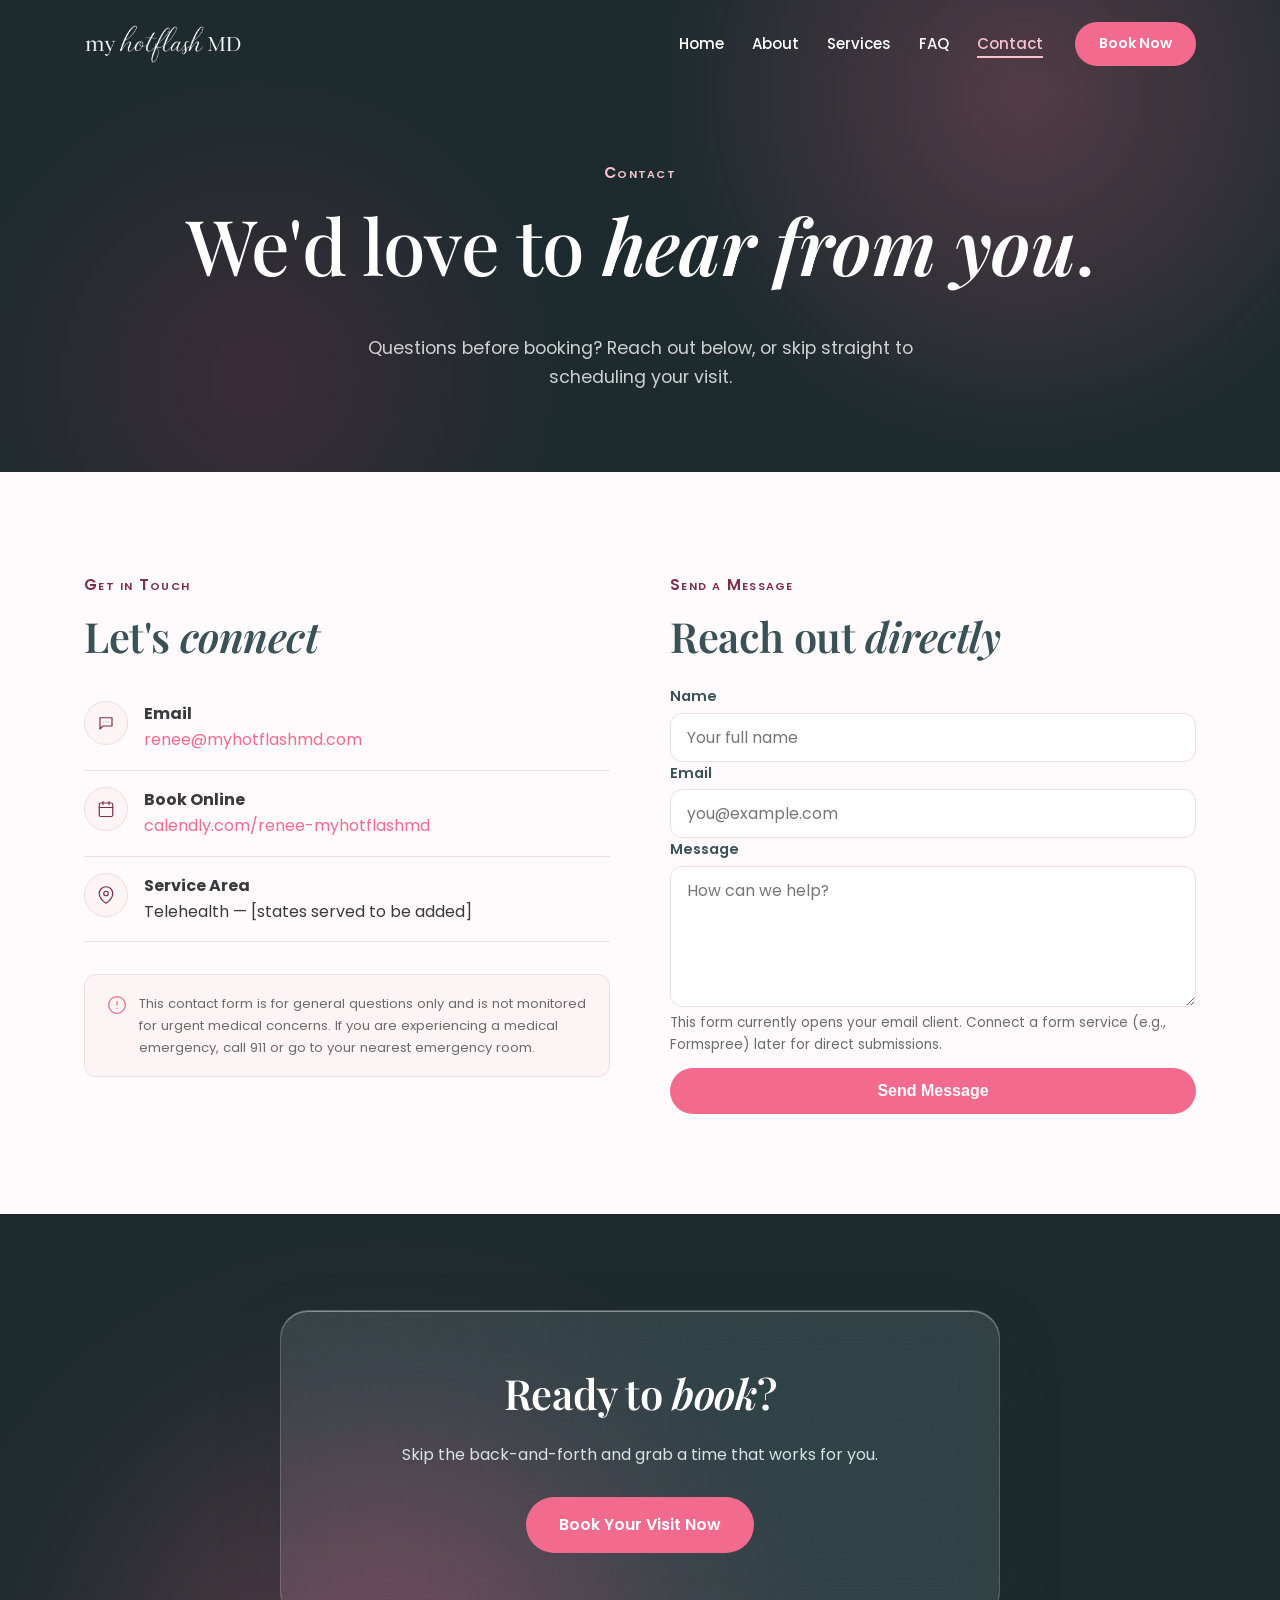
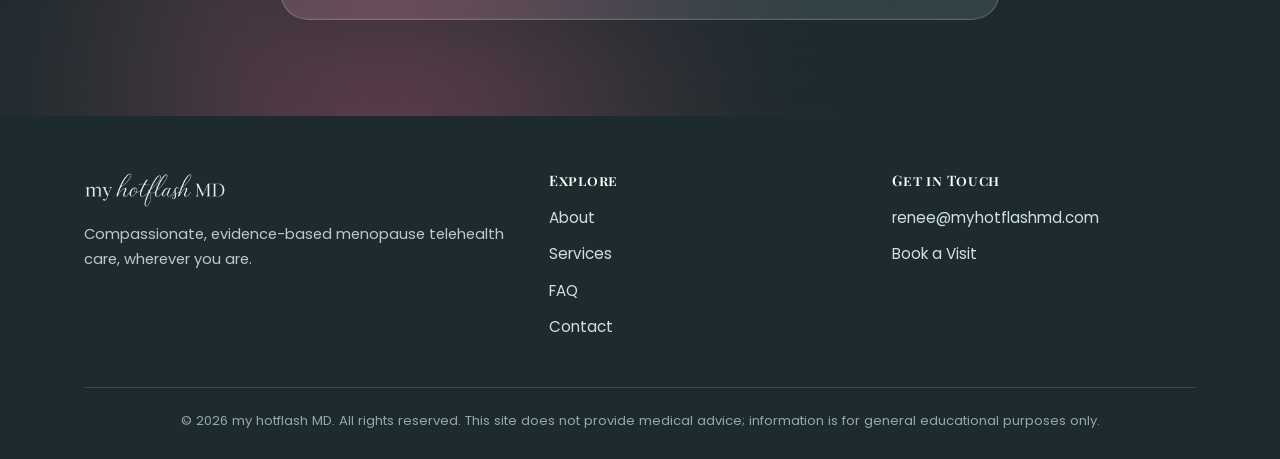
<file: contact.html>
<!DOCTYPE html>
<html lang="en">
<head>
<meta charset="UTF-8">
<meta name="viewport" content="width=device-width, initial-scale=1.0">
<title>Contact | my hotflash MD</title>
<meta name="description" content="Get in touch with my hotflash MD or book a menopause telehealth visit.">
<link rel="icon" href="assets/logo.png">
<link rel="preconnect" href="https://fonts.googleapis.com">
<link href="https://fonts.googleapis.com/css2?family=Playfair+Display:ital,wght@0,500;0,600;0,700;1,500;1,600&family=Poppins:wght@400;500;600;700&display=swap" rel="stylesheet">
<link rel="stylesheet" href="assets/style.css">
</head>
<body>

<header class="site-header">
  <div class="header-inner">
    <a href="index.html" class="logo-link"><img src="assets/logo-cropped.png" alt="my hotflash MD logo"></a>
    <nav class="main-nav">
      <ul>
        <li><a href="index.html">Home</a></li>
        <li><a href="about.html">About</a></li>
        <li><a href="services.html">Services</a></li>
        <li><a href="faq.html">FAQ</a></li>
        <li><a href="contact.html" class="active">Contact</a></li>
      </ul>
      <a href="https://calendly.com/renee-myhotflashmd/new-meeting" class="nav-cta" target="_blank" rel="noopener">Book Now</a>
    </nav>
    <button class="nav-toggle" aria-label="Toggle menu" aria-expanded="false">
      <span></span><span></span><span></span>
    </button>
  </div>
</header>

<section class="page-hero">
  <div class="container">
    <span class="eyebrow">Contact</span>
    <h1>We'd love to <em>hear from you</em>.</h1>
    <p>Questions before booking? Reach out below, or skip straight to scheduling your visit.</p>
  </div>
</section>

<section>
  <div class="container contact-grid">
    <div>
      <span class="eyebrow">Get in Touch</span>
      <h2>Let's <em>connect</em></h2>

      <div class="contact-item reveal" style="--delay:0">
        <div class="contact-icon">
          <svg viewBox="0 0 24 24" fill="none" stroke="currentColor" stroke-width="1.6" stroke-linecap="round" stroke-linejoin="round">
            <path d="M4 5h16v11H8l-4 4V5z"/>
            <circle cx="9" cy="10.5" r="0.6" fill="currentColor" stroke="none"/>
            <circle cx="12" cy="10.5" r="0.6" fill="currentColor" stroke="none"/>
            <circle cx="15" cy="10.5" r="0.6" fill="currentColor" stroke="none"/>
          </svg>
        </div>
        <div>
          <strong>Email</strong><br>
          <a href="mailto:renee@myhotflashmd.com">renee@myhotflashmd.com</a>
        </div>
      </div>

      <div class="contact-item reveal" style="--delay:1">
        <div class="contact-icon">
          <svg viewBox="0 0 24 24" fill="none" stroke="currentColor" stroke-width="1.6" stroke-linecap="round" stroke-linejoin="round">
            <rect x="3" y="4" width="18" height="18" rx="2" ry="2"/>
            <path d="M16 2v4M8 2v4M3 10h18"/>
          </svg>
        </div>
        <div>
          <strong>Book Online</strong><br>
          <a href="https://calendly.com/renee-myhotflashmd/new-meeting" target="_blank" rel="noopener">calendly.com/renee-myhotflashmd</a>
        </div>
      </div>

      <div class="contact-item reveal" style="--delay:2">
        <div class="contact-icon">
          <svg viewBox="0 0 24 24" fill="none" stroke="currentColor" stroke-width="1.6" stroke-linecap="round" stroke-linejoin="round">
            <path d="M21 10c0 7-9 13-9 13s-9-6-9-13a9 9 0 0 1 18 0z"/>
            <circle cx="12" cy="10" r="3"/>
          </svg>
        </div>
        <div>
          <strong>Service Area</strong><br>
          Telehealth — [states served to be added]
        </div>
      </div>

      <div class="disclaimer reveal" style="--delay:3">
        <svg viewBox="0 0 24 24" width="20" height="20" fill="none" stroke="currentColor" stroke-width="1.6" stroke-linecap="round" stroke-linejoin="round" style="flex-shrink:0;">
          <circle cx="12" cy="12" r="10"/>
          <path d="M12 8v4M12 16h.01"/>
        </svg>
        <span>This contact form is for general questions only and is not monitored for urgent medical concerns. If you are experiencing a medical emergency, call 911 or go to your nearest emergency room.</span>
      </div>
    </div>

    <div>
      <span class="eyebrow">Send a Message</span>
      <h2>Reach out <em>directly</em></h2>
      <form class="contact-form" action="mailto:renee@myhotflashmd.com" method="post" enctype="text/plain">
        <div>
          <label for="name">Name</label>
          <input type="text" id="name" name="name" placeholder="Your full name" required>
        </div>
        <div>
          <label for="email">Email</label>
          <input type="email" id="email" name="email" placeholder="you@example.com" required>
        </div>
        <div>
          <label for="message">Message</label>
          <textarea id="message" name="message" rows="5" placeholder="How can we help?" required></textarea>
        </div>
        <p class="form-note">This form currently opens your email client. Connect a form service (e.g., Formspree) later for direct submissions.</p>
        <button type="submit" class="btn btn-primary" style="border:none; cursor:pointer;">Send Message</button>
      </form>
    </div>
  </div>
</section>

<section class="cta-band">
  <div class="cta-aurora" aria-hidden="true"></div>
  <div class="container">
    <div class="cta-glass glass reveal">
      <h2>Ready to <em>book</em>?</h2>
      <p>Skip the back-and-forth and grab a time that works for you.</p>
      <a href="https://calendly.com/renee-myhotflashmd/new-meeting" class="btn btn-primary" target="_blank" rel="noopener">Book Your Visit Now</a>
    </div>
  </div>
</section>

<footer class="site-footer">
  <div class="container">
    <div class="footer-inner">
      <div>
        <img src="assets/logo-cropped.png" alt="my hotflash MD logo">
        <p>Compassionate, evidence-based menopause telehealth care, wherever you are.</p>
      </div>
      <div class="footer-col">
        <h4>Explore</h4>
        <ul>
          <li><a href="about.html">About</a></li>
          <li><a href="services.html">Services</a></li>
          <li><a href="faq.html">FAQ</a></li>
          <li><a href="contact.html">Contact</a></li>
        </ul>
      </div>
      <div class="footer-col">
        <h4>Get in Touch</h4>
        <ul>
          <li><a href="mailto:renee@myhotflashmd.com">renee@myhotflashmd.com</a></li>
          <li><a href="https://calendly.com/renee-myhotflashmd/new-meeting" target="_blank" rel="noopener">Book a Visit</a></li>
        </ul>
      </div>
    </div>
    <div class="footer-bottom">
      &copy; 2026 my hotflash MD. All rights reserved. This site does not provide medical advice; information is for general educational purposes only.
    </div>
  </div>
</footer>

<script src="assets/nav.js"></script>
</body>
</html>
</file>
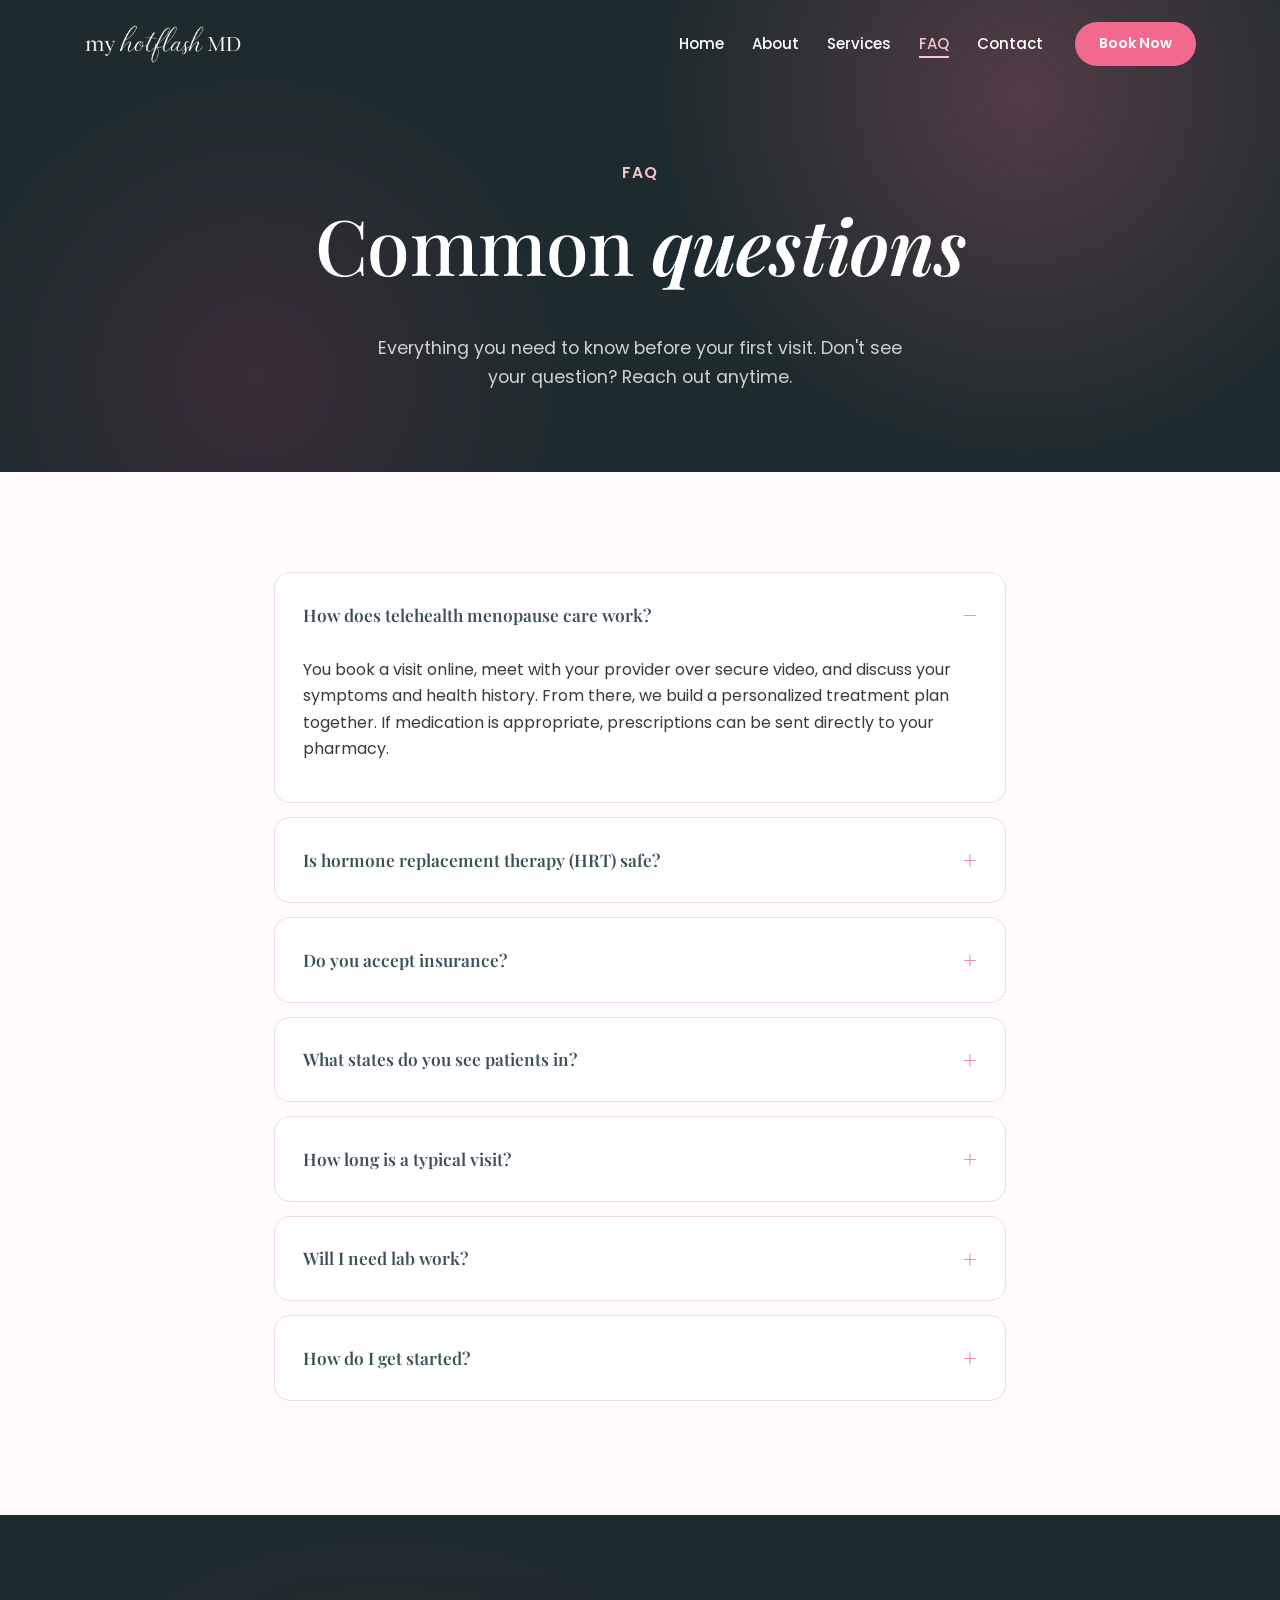
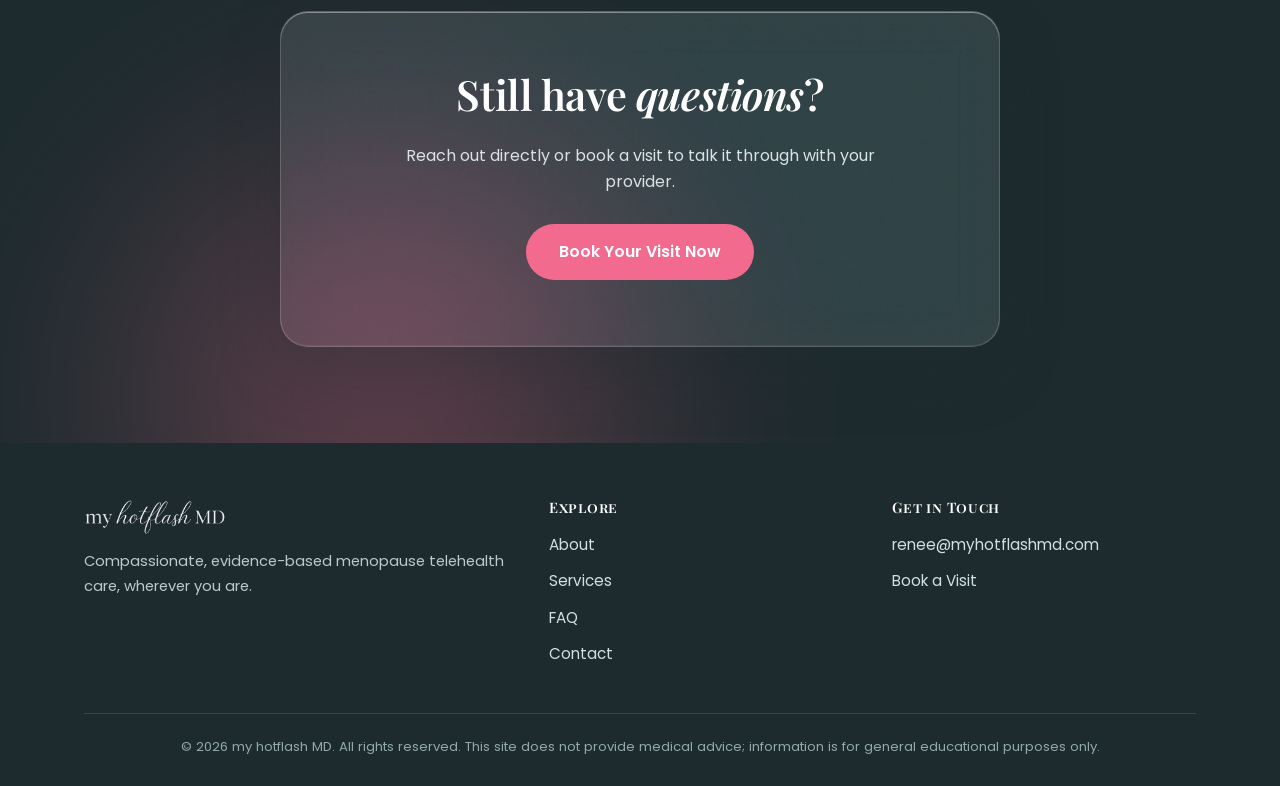
<file: faq.html>
<!DOCTYPE html>
<html lang="en">
<head>
<meta charset="UTF-8">
<meta name="viewport" content="width=device-width, initial-scale=1.0">
<title>FAQ | my hotflash MD</title>
<meta name="description" content="Answers to common questions about menopause telehealth care, HRT, insurance, and getting started with my hotflash MD.">
<link rel="icon" href="assets/logo.png">
<link rel="preconnect" href="https://fonts.googleapis.com">
<link href="https://fonts.googleapis.com/css2?family=Playfair+Display:ital,wght@0,500;0,600;0,700;1,500;1,600&family=Poppins:wght@400;500;600;700&display=swap" rel="stylesheet">
<link rel="stylesheet" href="assets/style.css">
</head>
<body>

<header class="site-header">
  <div class="header-inner">
    <a href="index.html" class="logo-link"><img src="assets/logo-cropped.png" alt="my hotflash MD logo"></a>
    <nav class="main-nav">
      <ul>
        <li><a href="index.html">Home</a></li>
        <li><a href="about.html">About</a></li>
        <li><a href="services.html">Services</a></li>
        <li><a href="faq.html" class="active">FAQ</a></li>
        <li><a href="contact.html">Contact</a></li>
      </ul>
      <a href="https://calendly.com/renee-myhotflashmd/new-meeting" class="nav-cta" target="_blank" rel="noopener">Book Now</a>
    </nav>
    <button class="nav-toggle" aria-label="Toggle menu" aria-expanded="false">
      <span></span><span></span><span></span>
    </button>
  </div>
</header>

<section class="page-hero">
  <div class="container">
    <span class="eyebrow">FAQ</span>
    <h1>Common <em>questions</em></h1>
    <p>Everything you need to know before your first visit. Don't see your question? Reach out anytime.</p>
  </div>
</section>

<section>
  <div class="container faq-container">

    <details class="faq-item reveal" style="--delay:0" open>
      <summary>How does telehealth menopause care work?</summary>
      <div class="faq-answer">
        <p>You book a visit online, meet with your provider over secure video, and discuss your symptoms and health history. From there, we build a personalized treatment plan together. If medication is appropriate, prescriptions can be sent directly to your pharmacy.</p>
      </div>
    </details>

    <details class="faq-item reveal" style="--delay:1">
      <summary>Is hormone replacement therapy (HRT) safe?</summary>
      <div class="faq-answer">
        <p>For many women, HRT is a safe and effective option when guided by current clinical evidence and tailored to individual health history. Your provider will walk through your personal risks and benefits during your visit so you can make an informed decision. HRT isn't right for everyone, and non-hormonal options are always available too.</p>
      </div>
    </details>

    <details class="faq-item reveal" style="--delay:2">
      <summary>Do you accept insurance?</summary>
      <div class="faq-answer">
        <p>[Insurance and payment details to be added.] Please reach out via the contact page for current information on pricing, insurance, and payment options.</p>
      </div>
    </details>

    <details class="faq-item reveal" style="--delay:3">
      <summary>What states do you see patients in?</summary>
      <div class="faq-answer">
        <p>[State licensure details to be added here.] Contact us to confirm whether we're able to see patients in your state.</p>
      </div>
    </details>

    <details class="faq-item reveal" style="--delay:4">
      <summary>How long is a typical visit?</summary>
      <div class="faq-answer">
        <p>Initial visits are longer to allow time for a full history and discussion of your goals. Follow-up visits are typically shorter and focused on how your plan is working.</p>
      </div>
    </details>

    <details class="faq-item reveal" style="--delay:5">
      <summary>Will I need lab work?</summary>
      <div class="faq-answer">
        <p>Sometimes. Depending on your symptoms and history, your provider may recommend labs, which can often be completed at a local lab near you and reviewed together at a follow-up visit.</p>
      </div>
    </details>

    <details class="faq-item reveal" style="--delay:6">
      <summary>How do I get started?</summary>
      <div class="faq-answer">
        <p>Simply book a visit using the link on this site. You'll receive instructions on how to prepare and what to expect before your appointment.</p>
      </div>
    </details>

  </div>
</section>

<section class="cta-band">
  <div class="cta-aurora" aria-hidden="true"></div>
  <div class="container">
    <div class="cta-glass glass reveal">
      <h2>Still have <em>questions</em>?</h2>
      <p>Reach out directly or book a visit to talk it through with your provider.</p>
      <a href="https://calendly.com/renee-myhotflashmd/new-meeting" class="btn btn-primary" target="_blank" rel="noopener">Book Your Visit Now</a>
    </div>
  </div>
</section>

<footer class="site-footer">
  <div class="container">
    <div class="footer-inner">
      <div>
        <img src="assets/logo-cropped.png" alt="my hotflash MD logo">
        <p>Compassionate, evidence-based menopause telehealth care, wherever you are.</p>
      </div>
      <div class="footer-col">
        <h4>Explore</h4>
        <ul>
          <li><a href="about.html">About</a></li>
          <li><a href="services.html">Services</a></li>
          <li><a href="faq.html">FAQ</a></li>
          <li><a href="contact.html">Contact</a></li>
        </ul>
      </div>
      <div class="footer-col">
        <h4>Get in Touch</h4>
        <ul>
          <li><a href="mailto:renee@myhotflashmd.com">renee@myhotflashmd.com</a></li>
          <li><a href="https://calendly.com/renee-myhotflashmd/new-meeting" target="_blank" rel="noopener">Book a Visit</a></li>
        </ul>
      </div>
    </div>
    <div class="footer-bottom">
      &copy; 2026 my hotflash MD. All rights reserved. This site does not provide medical advice; information is for general educational purposes only.
    </div>
  </div>
</footer>

<script src="assets/nav.js"></script>
</body>
</html>
</file>
<file: assets/style.css>
/* my hotflash MD — Complete Stylesheet v3.0 */

:root {
  --pink-light: #F6C3CF;
  --pink-hot: #F26B8F;
  --slate: #4C6A73;
  --slate-dark: #3A5158;
  --cream: #FFFBFC;
  --ivory: #FDF4F6;
  --text: #3A3A3C;
  --text-soft: #6b6b6d;
  --border: #F0DCE2;

  --plum: #7C2E4E;
  --plum-bright: #9C3E63;
  --ink: #1E2B2E;
  --ink-soft: #29393D;

  --glass: rgba(255, 255, 255, 0.5);
  --glass-border: rgba(255, 255, 255, 0.6);
  --glass-dark: rgba(255, 255, 255, 0.1);
  --glass-dark-border: rgba(255, 255, 255, 0.18);

  --shadow: 0 10px 30px rgba(76, 106, 115, 0.1);
  --shadow-pink: 0 14px 32px rgba(242, 107, 143, 0.26);
  --shadow-lg: 0 26px 60px rgba(30, 43, 46, 0.28);

  --ease: cubic-bezier(0.22, 1, 0.36, 1);

  --marquee-w: 0px;
}

* { box-sizing: border-box; }
html { scroll-behavior: smooth; }

body {
  margin: 0;
  font-family: 'Poppins', -apple-system, BlinkMacSystemFont, 'Segoe UI', sans-serif;
  color: var(--text);
  background: var(--cream);
  line-height: 1.65;
  -webkit-font-smoothing: antialiased;
  overflow-x: hidden;
}

h1, h2, h3, h4 {
  font-family: 'Playfair Display', Georgia, serif;
  color: var(--slate-dark);
  line-height: 1.15;
  letter-spacing: -0.01em;
  margin: 0 0 0.6em;
  font-weight: 600;
}
h1 { font-size: clamp(2.6rem, 6vw, 4.8rem); font-weight: 500; }
h2 { font-size: clamp(1.8rem, 3.4vw, 2.6rem); }
h3 { font-size: 1.26rem; }

h1 em, .kinetic-accent {
  font-style: italic;
  font-weight: 600;
}

p { margin: 0 0 1em; color: var(--text); }
a { color: var(--pink-hot); text-decoration: none; }
a:hover { text-decoration: underline; }

.container { max-width: 1160px; margin: 0 auto; padding: 0 24px; }
img { max-width: 100%; display: block; }

/* ---------- REDUCE MOTION - EXCLUDING MARQUEE ---------- */
@media (prefers-reduced-motion: reduce) {
  html { scroll-behavior: auto; }
  
  /* Apply to everything EXCEPT marquee */
  *:not(.marquee-inner):not(.marquee-track) {
    animation-duration: 0.01ms !important;
    animation-iteration-count: 1 !important;
    transition-duration: 0.01ms !important;
  }
  
  /* Keep marquee visible but static */
  .marquee-inner {
    animation: none !important;
    flex-wrap: nowrap !important;
    width: auto !important;
    opacity: 1 !important;
  }
  .marquee-track {
    width: auto !important;
    flex-shrink: 0 !important;
  }
}

/* ---------- Scroll reveal ---------- */
.reveal {
  opacity: 0;
  transform: translateY(26px);
  transition: opacity 0.7s var(--ease), transform 0.7s var(--ease);
  transition-delay: calc(var(--delay, 0) * 0.12s);
}
.reveal.in-view { opacity: 1; transform: translateY(0); }

/* ---------- Header ---------- */
.site-header {
  position: fixed;
  top: 0; left: 0; right: 0;
  z-index: 100;
  padding: 8px 0;
  transition: background 0.4s ease, box-shadow 0.4s ease, padding 0.3s ease;
}
.site-header.scrolled {
  background: rgba(255, 251, 253, 0.86);
  backdrop-filter: blur(16px) saturate(150%);
  -webkit-backdrop-filter: blur(16px) saturate(150%);
  box-shadow: 0 8px 24px rgba(30, 43, 46, 0.08);
  padding: 0;
}

.header-inner {
  display: flex;
  align-items: center;
  justify-content: space-between;
  padding: 14px 24px;
  max-width: 1160px;
  margin: 0 auto;
}

.logo-link { display: flex; align-items: center; }
.logo-link img { height: 40px; width: auto; transition: filter 0.4s ease; }
.site-header:not(.scrolled) .logo-link img { filter: brightness(0) invert(1); }

.main-nav { display: flex; align-items: center; gap: 32px; }
.main-nav ul { list-style: none; display: flex; gap: 28px; margin: 0; padding: 0; align-items: center; }

.main-nav a:not(.nav-cta) {
  font-weight: 500;
  font-size: 0.94rem;
  position: relative;
  padding-bottom: 4px;
  transition: color 0.3s ease;
  color: #fff;
}
.site-header.scrolled .main-nav a:not(.nav-cta) { color: var(--slate-dark); }

.main-nav a:not(.nav-cta)::after {
  content: "";
  position: absolute; left: 0; bottom: 0;
  width: 100%; height: 1.5px;
  background: currentColor;
  transform: scaleX(0);
  transform-origin: right;
  transition: transform 0.3s var(--ease);
}
.main-nav a:not(.nav-cta):hover::after,
.main-nav a.active::after { transform: scaleX(1); transform-origin: left; }
.main-nav a.active { color: var(--pink-light) !important; }
.site-header.scrolled .main-nav a.active { color: var(--plum) !important; }

.nav-cta {
  position: relative;
  overflow: hidden;
  background: var(--pink-hot);
  color: #fff !important;
  padding: 10px 24px;
  border-radius: 999px;
  font-weight: 600;
  font-size: 0.9rem;
  text-decoration: none !important;
  z-index: 1;
}
.nav-cta::before {
  content: "";
  position: absolute; inset: 0;
  background: var(--plum);
  transform: scaleX(0);
  transform-origin: left;
  transition: transform 0.35s var(--ease);
  z-index: -1;
}
.nav-cta:hover::before { transform: scaleX(1); }

.nav-toggle {
  display: none;
  background: none; border: none; cursor: pointer;
  width: 34px; height: 26px;
  padding: 0;
  flex-direction: column;
  justify-content: space-between;
}
.nav-toggle span {
  display: block; height: 2px; width: 100%;
  background: #fff;
  border-radius: 2px;
  transition: transform 0.3s ease, opacity 0.3s ease, background 0.3s ease;
}
.site-header.scrolled .nav-toggle span { background: var(--slate-dark); }
.nav-toggle[aria-expanded="true"] span:nth-child(1) { transform: translateY(11px) rotate(45deg); }
.nav-toggle[aria-expanded="true"] span:nth-child(2) { opacity: 0; }
.nav-toggle[aria-expanded="true"] span:nth-child(3) { transform: translateY(-11px) rotate(-45deg); }
.nav-toggle[aria-expanded="true"] span { background: #fff; }

/* ---------- Buttons ---------- */
.btn {
  position: relative;
  overflow: hidden;
  display: inline-block;
  padding: 14px 32px;
  border-radius: 999px;
  font-weight: 600;
  font-size: 1rem;
  border: 1.5px solid transparent;
  text-decoration: none !important;
  z-index: 1;
  transition: color 0.3s ease, border-color 0.3s ease, transform 0.3s ease, box-shadow 0.3s ease;
}
.btn::before {
  content: "";
  position: absolute; inset: 0;
  transform: scaleX(0);
  transform-origin: left;
  transition: transform 0.4s var(--ease);
  z-index: -1;
}
.btn:hover { transform: translateY(-2px); }

.btn-primary { background: var(--pink-hot); color: #fff !important; }
.btn-primary::before { background: var(--plum); }
.btn-primary:hover { box-shadow: var(--shadow-pink); }
.btn-primary:hover::before { transform: scaleX(1); }

.btn-outline { background: transparent; color: #fff !important; border-color: rgba(255,255,255,0.55); }
.btn-outline::before { background: #fff; }
.btn-outline:hover { color: var(--slate-dark) !important; }
.btn-outline:hover::before { transform: scaleX(1); }

section .btn-outline { color: var(--slate-dark) !important; border-color: var(--slate); }
section .btn-outline::before { background: var(--slate-dark); }
section .btn-outline:hover { color: #fff !important; }

/* Pulse animation for CTA */
@keyframes pulse {
  0%, 100% { transform: scale(1); }
  50% { transform: scale(1.04); }
}
.cta-glass .btn.pulse {
  animation: pulse 1.5s ease 2;
}

/* ---------- Glass ---------- */
.glass {
  position: relative;
  background: var(--glass-dark);
  backdrop-filter: blur(20px) saturate(160%);
  -webkit-backdrop-filter: blur(20px) saturate(160%);
  border: 1px solid var(--glass-dark-border);
}

.glass::after {
  content: "";
  position: absolute;
  inset: 0;
  pointer-events: none;
  border-radius: inherit;
  background: url("data:image/svg+xml,%3Csvg xmlns='http://www.w3.org/2000/svg'%3E%3Cfilter id='n'%3E%3CfeTurbulence baseFrequency='0.9'/%3E%3C/filter%3E%3Crect width='100%25' height='100%25' filter='url(%23n)' opacity='0.05'/%3E%3C/svg%3E");
  mix-blend-mode: overlay;
  z-index: 0;
}

.eyebrow {
  font-variant: small-caps;
  letter-spacing: 0.08em;
  font-size: 0.98rem;
  font-weight: 600;
  color: var(--plum);
  margin-bottom: 14px;
  display: inline-block;
}

/* ---------- Hero slider ---------- */
.hero-slider {
  position: relative;
  height: 100vh;
  min-height: 620px;
  max-height: 920px;
  overflow: hidden;
  background: var(--ink);
}

.slide {
  position: absolute;
  inset: 0;
  opacity: 0;
  visibility: hidden;
  transition: opacity 0.9s var(--ease), transform 0.9s var(--ease), visibility 0.9s;
  display: flex;
  align-items: center;
}
.slide.is-active { 
  opacity: 1; 
  visibility: visible; 
  z-index: 2; 
  transform: scale(1);
}
.slide:not(.is-active) {
  transform: scale(1.02);
}

.slide-bg {
  position: absolute;
  inset: 0;
  z-index: 0;
}

.slide-bg img {
  width: 100%;
  height: 100%;
  object-fit: cover;
  filter: saturate(0.9) sepia(0.06) hue-rotate(-6deg);
}

.slide[data-zoom="in"] .slide-bg img {
  animation: sliderZoomIn 12s ease-in-out infinite alternate;
}
.slide[data-zoom="out"] .slide-bg img {
  animation: sliderZoomOut 12s ease-in-out infinite alternate;
}

@keyframes sliderZoomIn {
  0% { transform: scale(1); }
  100% { transform: scale(1.08); }
}
@keyframes sliderZoomOut {
  0% { transform: scale(1.08); }
  100% { transform: scale(1); }
}

.slide-bg .slide-overlay {
  position: absolute;
  inset: 0;
  background: linear-gradient(135deg, rgba(30, 43, 46, 0.6) 0%, rgba(30, 43, 46, 0.2) 50%, rgba(30, 43, 46, 0.5) 100%);
  z-index: 1;
}

.glass-text {
  background: rgba(30, 43, 46, 0.35);
  backdrop-filter: blur(12px) saturate(180%);
  -webkit-backdrop-filter: blur(12px) saturate(180%);
  border: 1px solid rgba(255, 255, 255, 0.15);
  border-radius: 24px;
  padding: 40px 48px;
  max-width: 680px;
  position: relative;
  z-index: 2;
}

.glass-text::after {
  content: "";
  position: absolute;
  inset: 0;
  pointer-events: none;
  border-radius: inherit;
  background: url("data:image/svg+xml,%3Csvg xmlns='http://www.w3.org/2000/svg'%3E%3Cfilter id='n'%3E%3CfeTurbulence baseFrequency='0.9'/%3E%3C/filter%3E%3Crect width='100%25' height='100%25' filter='url(%23n)' opacity='0.05'/%3E%3C/svg%3E");
  mix-blend-mode: overlay;
  z-index: 0;
}

.glass-text .eyebrow {
  color: var(--pink-light);
}
.glass-text h1 {
  color: #fff;
}
.glass-text p {
  color: rgba(255, 255, 255, 0.9);
}

.glass-text > * {
  position: relative;
  z-index: 1;
}

.slide-inner {
  position: relative;
  z-index: 2;
  display: flex;
  align-items: center;
  justify-content: flex-start;
  gap: 40px;
  padding-top: 60px;
}

.eyebrow-vertical {
  writing-mode: vertical-rl;
  transform: rotate(180deg);
  font-variant: small-caps;
  letter-spacing: 0.16em;
  font-size: 0.82rem;
  color: rgba(255,255,255,0.55);
  padding-bottom: 6px;
  border-bottom: 1px solid rgba(255,255,255,0.25);
  height: 130px;
  flex-shrink: 0;
  display: none;
}

.slide:not(.is-active) .glass-text > * { transform: translateY(14px); opacity: 0; }
.slide.is-active .glass-text > * {
  animation: copyIn 0.8s var(--ease) forwards;
}
.slide.is-active .glass-text > *:nth-child(1) { animation-delay: 0.05s; }
.slide.is-active .glass-text > *:nth-child(2) { animation-delay: 0.15s; }
.slide.is-active .glass-text > *:nth-child(3) { animation-delay: 0.28s; }
.slide.is-active .glass-text > *:nth-child(4) { animation-delay: 0.4s; }
@keyframes copyIn {
  from { transform: translateY(18px); opacity: 0; }
  to { transform: translateY(0); opacity: 1; }
}

.slider-controls {
  position: absolute;
  left: 0; right: 0; bottom: 46px;
  z-index: 3;
  display: flex;
  align-items: center;
  justify-content: center;
  gap: 22px;
}
.slider-arrow {
  width: 44px; height: 44px;
  border-radius: 50%;
  border: 1px solid rgba(255,255,255,0.35);
  background: rgba(255,255,255,0.08);
  backdrop-filter: blur(10px);
  -webkit-backdrop-filter: blur(10px);
  color: #fff;
  display: flex; align-items: center; justify-content: center;
  cursor: pointer;
  transition: background 0.25s ease, transform 0.25s ease;
}
.slider-arrow:hover { background: rgba(255,255,255,0.2); transform: translateY(-2px); }
.slider-arrow svg { width: 18px; height: 18px; }

.slider-dots { display: flex; gap: 10px; }
.dot {
  width: 22px; height: 4px;
  border-radius: 3px;
  border: none;
  background: rgba(255,255,255,0.35);
  cursor: pointer;
  transition: width 0.3s ease, background 0.3s ease;
}
.dot.is-active { width: 40px; background: var(--pink-light); }

.slider-progress {
  position: absolute;
  left: 0; right: 0; bottom: 0;
  height: 2px;
  background: rgba(255,255,255,0.15);
  z-index: 3;
}
.slider-progress span {
  display: block;
  height: 100%;
  width: 0%;
  background: var(--pink-hot);
  transform-origin: left;
}
.slider-progress span.running {
  animation: progressFill linear forwards;
  animation-duration: var(--slide-duration, 2s);
}
@keyframes progressFill {
  from { width: 0%; }
  to { width: 100%; }
}

.scroll-cue {
  position: absolute;
  z-index: 3;
  right: 32px;
  bottom: 46px;
  display: none;
  align-items: center;
  gap: 10px;
  color: rgba(255,255,255,0.6);
  font-size: 0.78rem;
  letter-spacing: 0.06em;
}

/* ---------- MARQUEE - FIXED ANIMATION ---------- */
.marquee {
  background: var(--slate-dark);
  color: #fff;
  overflow: hidden;
  white-space: nowrap;
  padding: 18px 0;
  position: relative;
}

.marquee-inner {
  display: flex;
  width: calc(var(--marquee-w) * 2);
  animation: marqueeScroll 50s linear infinite;
  opacity: 0;
  transition: opacity 0.3s ease;
}
.marquee-inner.is-ready {
  opacity: 1;
}

.marquee-track {
  display: flex;
  align-items: center;
  flex-shrink: 0;
  width: var(--marquee-w);
}

.marquee-track span {
  font-family: 'Playfair Display', serif;
  font-style: italic;
  font-size: 1.1rem;
  padding: 0 28px;
  color: var(--pink-light);
  opacity: 0.9;
}
.marquee-track span.plain {
  font-family: 'Poppins', sans-serif;
  font-style: normal;
  color: #fff;
  font-size: 0.95rem;
  font-weight: 500;
}

/* KEY FIX: Negative translate moves it LEFT */
@keyframes marqueeScroll {
  to { transform: translateX(calc(var(--marquee-w) * -1)); }
}

/* ---------- Sections ---------- */
section { padding: 100px 0; }
section.alt { background: var(--ivory); }
.section-head { max-width: 640px; margin: 0 auto 52px; }
.section-head.centered { text-align: center; }
.section-head p { color: var(--text-soft); }

/* ---------- Feature grid ---------- */
.feature-grid {
  display: grid;
  grid-template-columns: repeat(3, 1fr);
  gap: 26px;
}
.feature {
  background: #fff;
  border: 1px solid var(--border);
  border-radius: 20px;
  padding: 34px 28px;
  box-shadow: var(--shadow);
  transition: transform 0.35s var(--ease), box-shadow 0.35s var(--ease);
  transform-style: preserve-3d;
}
.feature:hover {
  transform: translateY(-6px);
  box-shadow: var(--shadow-lg);
}

.feature.offset {
  transform: translateY(-12px);
}
.feature.offset:hover {
  transform: translateY(-18px);
}
.feature.offset.in-view {
  transform: translateY(-12px);
}

.icon-ring {
  width: 52px; height: 52px;
  border-radius: 50%;
  border: 1.5px solid var(--pink-light);
  display: flex; align-items: center; justify-content: center;
  margin-bottom: 18px;
  transition: background 0.3s ease, border-color 0.3s ease;
}
.feature:hover .icon-ring { background: var(--pink-hot); border-color: var(--pink-hot); }
.icon-ring svg {
  width: 22px; height: 22px;
  stroke: var(--plum);
  fill: none; stroke-width: 1.6; stroke-linecap: round; stroke-linejoin: round;
  transition: stroke 0.3s ease;
}
.feature:hover .icon-ring svg { stroke: #fff; }

/* ---------- Story / steps ---------- */
.story-grid {
  display: grid;
  grid-template-columns: 0.9fr 1.1fr;
  gap: 56px;
  align-items: center;
}
.story-visual {
  position: relative;
  aspect-ratio: 4/5;
  will-change: transform;
}
.story-visual .blob-shape {
  position: absolute; inset: 0;
  border-radius: 58% 42% 50% 50% / 50% 55% 45% 50%;
  overflow: hidden;
}
.story-visual .blob-shape img {
  width: 100%;
  height: 100%;
  object-fit: cover;
  transition: transform 0.6s var(--ease), filter 0.6s var(--ease);
  filter: saturate(0.9) sepia(0.06) hue-rotate(-6deg);
}
.story-visual .blob-shape:hover img {
  transform: scale(1.04);
  filter: brightness(0.95) saturate(0.9) sepia(0.06) hue-rotate(-6deg);
}
.photo-label {
  position: absolute; left: 24px; bottom: 24px;
  font-size: 0.8rem; color: var(--slate-dark);
  background: rgba(255,255,255,0.85);
  backdrop-filter: blur(8px);
  padding: 8px 14px;
  border-radius: 999px;
}
.story-steps { list-style: none; margin: 26px 0 32px; padding: 0; }
.story-steps li { display: flex; gap: 20px; padding: 18px 0; border-bottom: 1px solid var(--border); }
.story-steps li:last-child { border-bottom: none; }
.step-index {
  font-family: 'Playfair Display', serif;
  font-style: italic;
  font-size: 1.6rem;
  color: var(--pink-hot);
  flex-shrink: 0;
  width: 46px;
}
.story-steps h3 { margin-bottom: 4px; font-size: 1.1rem; }
.story-steps p { margin: 0; color: var(--text-soft); }

/* ---------- CTA ---------- */
.cta-band {
  position: relative;
  overflow: hidden;
  padding: 96px 0;
  background: var(--ink);
}

.cta-aurora {
  position: absolute;
  width: 60%;
  aspect-ratio: 1;
  border-radius: 50%;
  background: radial-gradient(circle, var(--pink-hot), transparent 70%);
  filter: blur(80px);
  opacity: 0.35;
  animation: auroraDrift 18s ease-in-out infinite alternate;
  z-index: 0;
}
@keyframes auroraDrift {
  to { transform: translate(6%, -8%) scale(1.15); }
}

.cta-glass {
  position: relative;
  z-index: 1;
  text-align: center;
  padding: 58px 40px;
  border-radius: 28px;
  max-width: 720px;
  margin: 0 auto;
  box-shadow: inset 0 1px 0 rgba(255,255,255,0.4), inset 0 -1px 0 rgba(255,255,255,0.05), var(--shadow-lg);
}

.glass-highlight {
  position: absolute;
  inset: 0;
  border-radius: inherit;
  background: linear-gradient(120deg, rgba(255,255,255,0.25), transparent 40%);
  pointer-events: none;
  z-index: 0;
}

.cta-glass h2, .cta-glass p, .cta-glass .btn {
  position: relative;
  z-index: 1;
}

.cta-band h2 { color: #fff; }
.cta-band p { color: #d9e3e6; max-width: 520px; margin: 0 auto 28px; }

/* ---------- Blob shapes ---------- */
.blob-shape {
  position: relative;
  overflow: hidden;
  border-radius: 58% 42% 50% 50% / 50% 55% 45% 50%;
  width: 100%;
  height: 100%;
}
.blob-shape img {
  width: 100%;
  height: 100%;
  object-fit: cover;
  display: block;
  transition: transform 0.6s var(--ease), filter 0.6s var(--ease);
  filter: saturate(0.9) sepia(0.06) hue-rotate(-6deg);
}
.blob-shape:hover img {
  transform: scale(1.04);
  filter: brightness(0.95) saturate(0.9) sepia(0.06) hue-rotate(-6deg);
}
.blob-shape.variant-2 { border-radius: 48% 52% 42% 58% / 52% 48% 52% 48%; }
.blob-shape.variant-3 { border-radius: 62% 38% 48% 52% / 58% 52% 48% 42%; }

/* ---------- Page Hero ---------- */
.page-hero {
  padding: 160px 0 80px;
  background: var(--ink);
  text-align: center;
  position: relative;
  overflow: hidden;
}
.page-hero::before {
  content: '';
  position: absolute; inset: 0;
  background:
    radial-gradient(600px 600px at 80% 20%, rgba(242, 107, 143, 0.25), transparent 60%),
    radial-gradient(500px 500px at 20% 80%, rgba(124, 46, 78, 0.3), transparent 60%);
  animation: auroraDrift 24s ease-in-out infinite alternate;
}
.page-hero .container { position: relative; z-index: 2; }
.page-hero h1 { color: #fff; }
.page-hero p { color: rgba(255,255,255,0.78); max-width: 560px; margin: 0 auto; font-size: 1.1rem; }
.page-hero .eyebrow { color: var(--pink-light); }

/* ---------- Services ---------- */
.service-list { display: flex; flex-direction: column; gap: 16px; }
.service-row {
  display: grid;
  grid-template-columns: 1fr 1fr;
  gap: 48px;
  align-items: center;
  padding: 48px 0;
  border-bottom: 1px solid var(--border);
}
.service-row:last-child { border-bottom: none; }
.service-row.reverse .service-text { order: 2; }
.service-row.reverse .service-visual { order: 1; }

.service-visual {
  position: relative;
  aspect-ratio: 4/3;
  border-radius: 20px;
  overflow: hidden;
}
.service-visual .blob-shape {
  position: absolute; inset: 0;
  border-radius: 42% 58% 52% 48% / 48% 50% 50% 52%;
  overflow: hidden;
}
.service-visual .blob-shape img {
  width: 100%;
  height: 100%;
  object-fit: cover;
  transition: transform 0.6s var(--ease), filter 0.6s var(--ease);
  filter: saturate(0.9) sepia(0.06) hue-rotate(-6deg);
}
.service-visual .blob-shape:hover img {
  transform: scale(1.04);
  filter: brightness(0.95) saturate(0.9) sepia(0.06) hue-rotate(-6deg);
}
.service-visual .photo-label {
  position: absolute; left: 20px; bottom: 20px;
  font-size: 0.8rem;
  color: var(--slate-dark);
  background: rgba(255,255,255,0.85);
  backdrop-filter: blur(8px);
  padding: 6px 14px;
  border-radius: 999px;
}

.service-features {
  list-style: none; padding: 0; margin: 18px 0 24px;
}
.service-features li {
  padding-left: 24px;
  position: relative;
  margin-bottom: 8px;
  color: var(--text-soft);
}
.service-features li::before {
  content: '';
  position: absolute; left: 0; top: 10px;
  width: 10px; height: 2px;
  background: var(--pink-hot);
  border-radius: 2px;
}

/* ---------- Contact ---------- */
.contact-grid {
  display: grid;
  grid-template-columns: 1fr 1fr;
  gap: 60px;
}
.contact-item {
  display: flex;
  gap: 16px;
  padding: 16px 0;
  border-bottom: 1px solid var(--border);
}
.contact-item:last-child { border-bottom: none; }
.contact-icon {
  width: 44px; height: 44px;
  border-radius: 50%;
  background: var(--ivory);
  border: 1px solid var(--border);
  display: flex; align-items: center; justify-content: center;
  flex-shrink: 0;
}
.contact-icon svg { width: 18px; height: 18px; stroke: var(--plum); }
.contact-form { margin-top: 16px; }
.contact-form label { font-weight: 600; font-size: 0.9rem; display: block; margin-bottom: 4px; color: var(--slate-dark); }
.contact-form input, .contact-form textarea {
  width: 100%; padding: 12px 16px;
  border: 1.5px solid var(--border); border-radius: 12px;
  font-family: inherit; font-size: 0.98rem;
  background: #fff; transition: border-color 0.3s ease;
}
.contact-form input:focus, .contact-form textarea:focus {
  outline: none; border-color: var(--pink-hot);
}
.contact-form .btn { width: 100%; }
.form-note { font-size: 0.85rem; color: var(--text-soft); margin: -4px 0 12px; }

.disclaimer {
  display: flex; gap: 12px;
  font-size: 0.82rem;
  color: var(--text-soft);
  background: var(--ivory);
  border: 1px solid var(--border);
  border-radius: 12px;
  padding: 18px 22px;
  margin-top: 32px;
}
.disclaimer svg { flex-shrink: 0; margin-top: 2px; stroke: var(--pink-hot); }

/* ---------- FAQ ---------- */
.faq-container { max-width: 780px; margin: 0 auto; }
.faq-item {
  background: #fff;
  border: 1px solid var(--border);
  border-radius: 16px;
  margin-bottom: 14px;
  overflow: hidden;
  transition: box-shadow 0.3s ease;
}
.faq-item:hover { box-shadow: var(--shadow); }
.faq-item summary {
  cursor: pointer;
  padding: 22px 28px;
  font-weight: 600;
  font-family: 'Playfair Display', serif;
  font-size: 1.08rem;
  color: var(--slate-dark);
  list-style: none;
  display: flex; justify-content: space-between; align-items: center;
}
.faq-item summary::-webkit-details-marker { display: none; }
.faq-item summary::after {
  content: '+';
  font-size: 1.5rem;
  color: var(--pink-hot);
  margin-left: 16px;
  flex-shrink: 0;
  transition: transform 0.3s ease;
}
.faq-item[open] summary::after { content: '\2212'; }
.faq-item .faq-answer { padding: 0 28px 24px; color: var(--text-soft); }

/* ---------- FOOTER ---------- */
.site-footer {
  background: var(--ink);
  color: #e6eef0;
  padding: 56px 0 28px;
  position: relative;
  overflow: hidden;
}

/* blob background in footer */
.footer-blob-bg {
  position: absolute;
  inset: 0;
  pointer-events: none;
  z-index: 0;
  overflow: hidden;
}
.footer-blob-bg .blob {
  position: absolute;
  border-radius: 50%;
  filter: blur(90px);
  opacity: 0.35;
  width: 55%;
  aspect-ratio: 1/1;
  background: radial-gradient(circle at 30% 30%, var(--pink-hot), var(--plum) 70%, transparent 80%);
  top: -25%;
  right: -10%;
  animation: auroraDrift 22s ease-in-out infinite alternate;
}
.footer-blob-bg .blob2 {
  position: absolute;
  border-radius: 50%;
  filter: blur(100px);
  opacity: 0.3;
  width: 45%;
  aspect-ratio: 1/1;
  background: radial-gradient(circle at 70% 70%, var(--plum-bright), var(--pink-hot) 60%, transparent 80%);
  bottom: -25%;
  left: -10%;
  animation: auroraDrift 26s ease-in-out infinite alternate-reverse;
}

.footer-inner {
  position: relative;
  z-index: 2;
  display: grid;
  grid-template-columns: 1.4fr 1fr 1fr;
  gap: 40px;
  margin-bottom: 36px;
}
.footer-inner img { height: 36px; margin-bottom: 14px; filter: brightness(0) invert(1); opacity: 0.92; }
.footer-inner p { color: #b9c9cd; font-size: 0.92rem; }
.footer-col h4 { color: #fff; font-size: 0.9rem; font-variant: small-caps; letter-spacing: 0.05em; margin-bottom: 16px; }
.footer-col ul { list-style: none; padding: 0; margin: 0; }
.footer-col li { margin-bottom: 10px; }
.footer-col a { color: #cfe0e3; font-size: 0.95rem; }
.footer-col a:hover { color: var(--pink-light); }

/* ---- CLEAN PNG BADGES (no blob backgrounds) ---- */
.badge-row {
  position: relative;
  z-index: 2;
  display: flex;
  flex-wrap: wrap;
  align-items: center;
  justify-content: center;
  gap: 50px 80px;
  padding: 40px 0 30px;
  border-top: 1px solid rgba(255,255,255,0.08);
}

.badge-blob {
  position: relative;
  width: 160px;
  height: 160px;
  display: flex;
  align-items: center;
  justify-content: center;
  transition: transform .5s var(--ease), filter .5s ease;
  flex-shrink: 0;
}

.badge-blob:hover {
  transform: translateY(-8px) scale(1.05);
  filter: drop-shadow(0 12px 30px rgba(242, 107, 143, 0.4));
}

.badge-blob img {
  width: 100%;
  height: 100%;
  object-fit: contain;
  display: block;
  transition: transform 0.5s var(--ease);
}

.badge-blob:hover img {
  transform: scale(1.08);
}

.footer-bottom {
  position: relative;
  z-index: 2;
  border-top: 1px solid rgba(255,255,255,0.12);
  padding-top: 22px;
  text-align: center;
  color: #93a8ac;
  font-size: 0.82rem;
}

/* ---------- Focus ---------- */
a:focus-visible, button:focus-visible {
  outline: 2px solid var(--pink-light);
  outline-offset: 3px;
}

/* ---------- Responsive ---------- */
@media (min-width: 700px) {
  .eyebrow-vertical { display: block; }
  .scroll-cue { display: flex; }
}

@media (max-width: 860px) {
  .story-grid, .feature-grid, .contact-grid, .service-row {
    grid-template-columns: 1fr;
  }
  .service-row.reverse .service-text,
  .service-row.reverse .service-visual { order: initial; }
  .footer-inner { grid-template-columns: 1fr; }
  .hero-slider { height: auto; min-height: 100vh; }
  .slide-inner { padding-top: 90px; padding-bottom: 40px; }
  .slide-bg img { animation: none !important; }
  .glass-text {
    padding: 24px 28px;
    max-width: 100%;
    margin: 0 16px;
  }
  .feature.offset {
    transform: translateY(0) !important;
  }
  .feature.offset.in-view {
    transform: translateY(0) !important;
  }

  /* Badge responsive - clean PNG */
  .badge-row {
    gap: 40px 60px;
    padding: 30px 0 20px;
  }
  .badge-blob {
    width: 130px;
    height: 130px;
  }

  .main-nav {
    display: none !important;
  }

  .main-nav.open {
    display: flex !important;
    position: fixed;
    top: 0;
    left: 0;
    right: 0;
    bottom: 0;
    width: 100vw;
    height: 100vh;
    height: 100dvh;
    z-index: 200;
    flex-direction: column;
    justify-content: center;
    align-items: center;
    gap: 40px;
    background: rgba(30, 43, 46, 0.94);
    backdrop-filter: blur(24px) saturate(160%);
    -webkit-backdrop-filter: blur(24px) saturate(160%);
    margin: 0;
    padding: 40px 24px;
    overflow-y: auto;
    animation: navFadeIn 0.3s var(--ease) forwards;
  }

  @keyframes navFadeIn {
    from {
      opacity: 0;
      transform: scale(0.96);
    }
    to {
      opacity: 1;
      transform: scale(1);
    }
  }

  .main-nav.open ul {
    flex-direction: column;
    gap: 26px;
    margin: 0;
    padding: 0;
    width: 100%;
    max-width: 320px;
    list-style: none;
  }

  .main-nav.open ul li {
    opacity: 0;
    transform: translateY(10px);
    animation: navLinkIn 0.4s ease forwards;
    text-align: center;
    width: 100%;
  }

  .main-nav.open ul li:nth-child(1) { animation-delay: 0.05s; }
  .main-nav.open ul li:nth-child(2) { animation-delay: 0.1s; }
  .main-nav.open ul li:nth-child(3) { animation-delay: 0.15s; }
  .main-nav.open ul li:nth-child(4) { animation-delay: 0.2s; }
  .main-nav.open ul li:nth-child(5) { animation-delay: 0.25s; }

  .main-nav.open a:not(.nav-cta) {
    color: #fff !important;
    font-size: 1.4rem;
    font-weight: 500;
    text-decoration: none;
    padding: 8px 0;
    display: inline-block;
    width: 100%;
    transition: color 0.3s ease, transform 0.3s ease;
  }

  .main-nav.open a:not(.nav-cta):hover,
  .main-nav.open a:not(.nav-cta).active {
    color: var(--pink-light) !important;
    transform: scale(1.05);
  }

  .main-nav.open .nav-cta {
    font-size: 1rem;
    padding: 14px 40px;
    margin-top: 8px;
    display: inline-block;
  }

  .main-nav.open a:not(.nav-cta)::after {
    display: none !important;
  }

  .nav-toggle {
    display: flex !important;
    background: none;
    border: none;
    cursor: pointer;
    width: 34px;
    height: 26px;
    padding: 0;
    flex-direction: column;
    justify-content: space-between;
    position: relative;
    z-index: 210;
    flex-shrink: 0;
  }

  .nav-toggle span {
    display: block;
    height: 2.5px;
    width: 100%;
    background: #fff;
    border-radius: 3px;
    transition: transform 0.3s ease, opacity 0.3s ease, background 0.3s ease;
    transform-origin: center;
  }

  .site-header.scrolled .nav-toggle span {
    background: var(--slate-dark);
  }

  .nav-toggle[aria-expanded="true"] span {
    background: #fff !important;
  }

  .nav-toggle[aria-expanded="true"] span:nth-child(1) {
    transform: translateY(10px) rotate(45deg);
  }
  .nav-toggle[aria-expanded="true"] span:nth-child(2) {
    opacity: 0;
    transform: scale(0);
  }
  .nav-toggle[aria-expanded="true"] span:nth-child(3) {
    transform: translateY(-10px) rotate(-45deg);
  }

  body.menu-open {
    overflow: hidden !important;
  }
}

@keyframes navLinkIn {
  to {
    opacity: 1;
    transform: translateY(0);
  }
}

/* ---------- NAV TOGGLE - BASE STYLES ---------- */
.nav-toggle {
  display: none;
  background: none;
  border: none;
  cursor: pointer;
  width: 34px;
  height: 26px;
  padding: 0;
  flex-direction: column;
  justify-content: space-between;
  position: relative;
  z-index: 210;
  flex-shrink: 0;
}

.nav-toggle span {
  display: block;
  height: 2.5px;
  width: 100%;
  background: #fff;
  border-radius: 3px;
  transition: transform 0.3s ease, opacity 0.3s ease, background 0.3s ease;
  transform-origin: center;
}

.site-header.scrolled .nav-toggle span {
  background: var(--slate-dark);
}

.nav-toggle[aria-expanded="true"] span {
  background: #fff !important;
}

.nav-toggle[aria-expanded="true"] span:nth-child(1) {
  transform: translateY(10px) rotate(45deg);
}
.nav-toggle[aria-expanded="true"] span:nth-child(2) {
  opacity: 0;
  transform: scale(0);
}
.nav-toggle[aria-expanded="true"] span:nth-child(3) {
  transform: translateY(-10px) rotate(-45deg);
}

.main-nav {
  display: flex;
  align-items: center;
  gap: 32px;
}

.main-nav ul {
  list-style: none;
  display: flex;
  gap: 28px;
  margin: 0;
  padding: 0;
  align-items: center;
}
</file>
